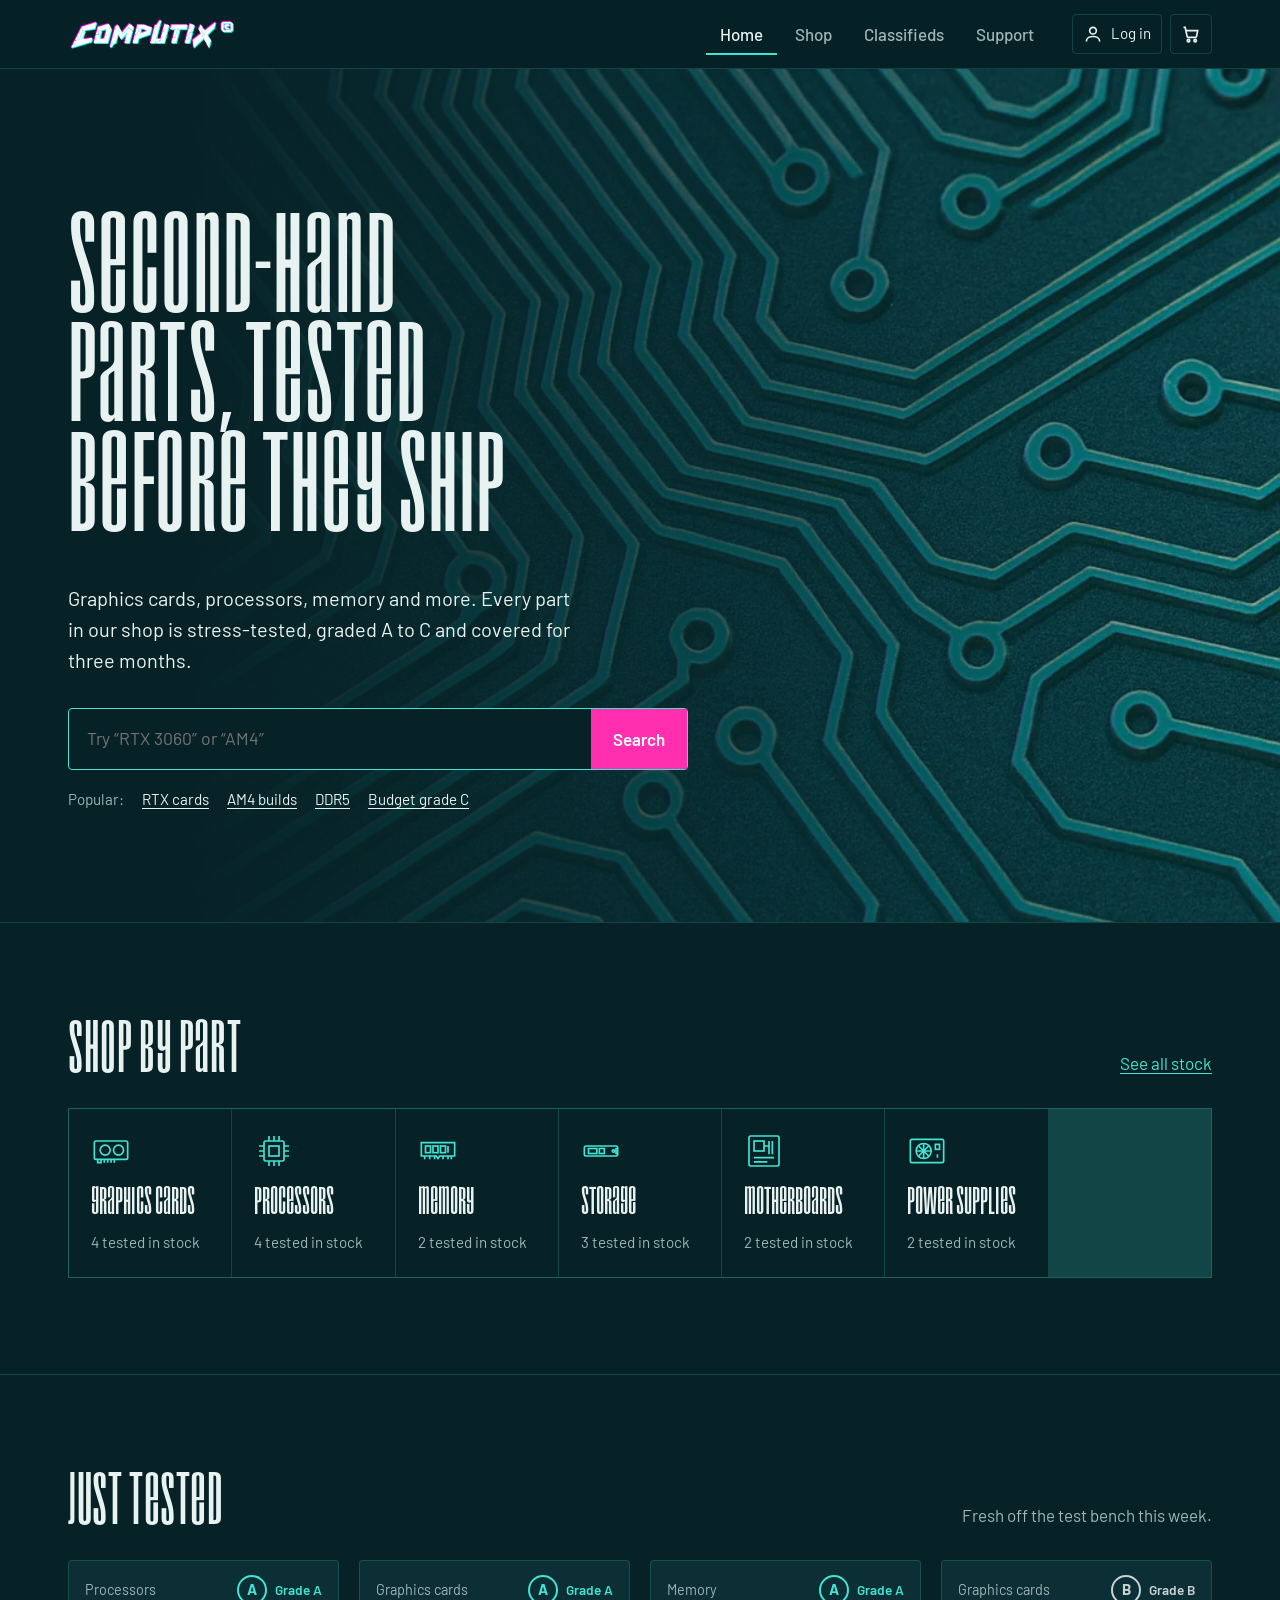
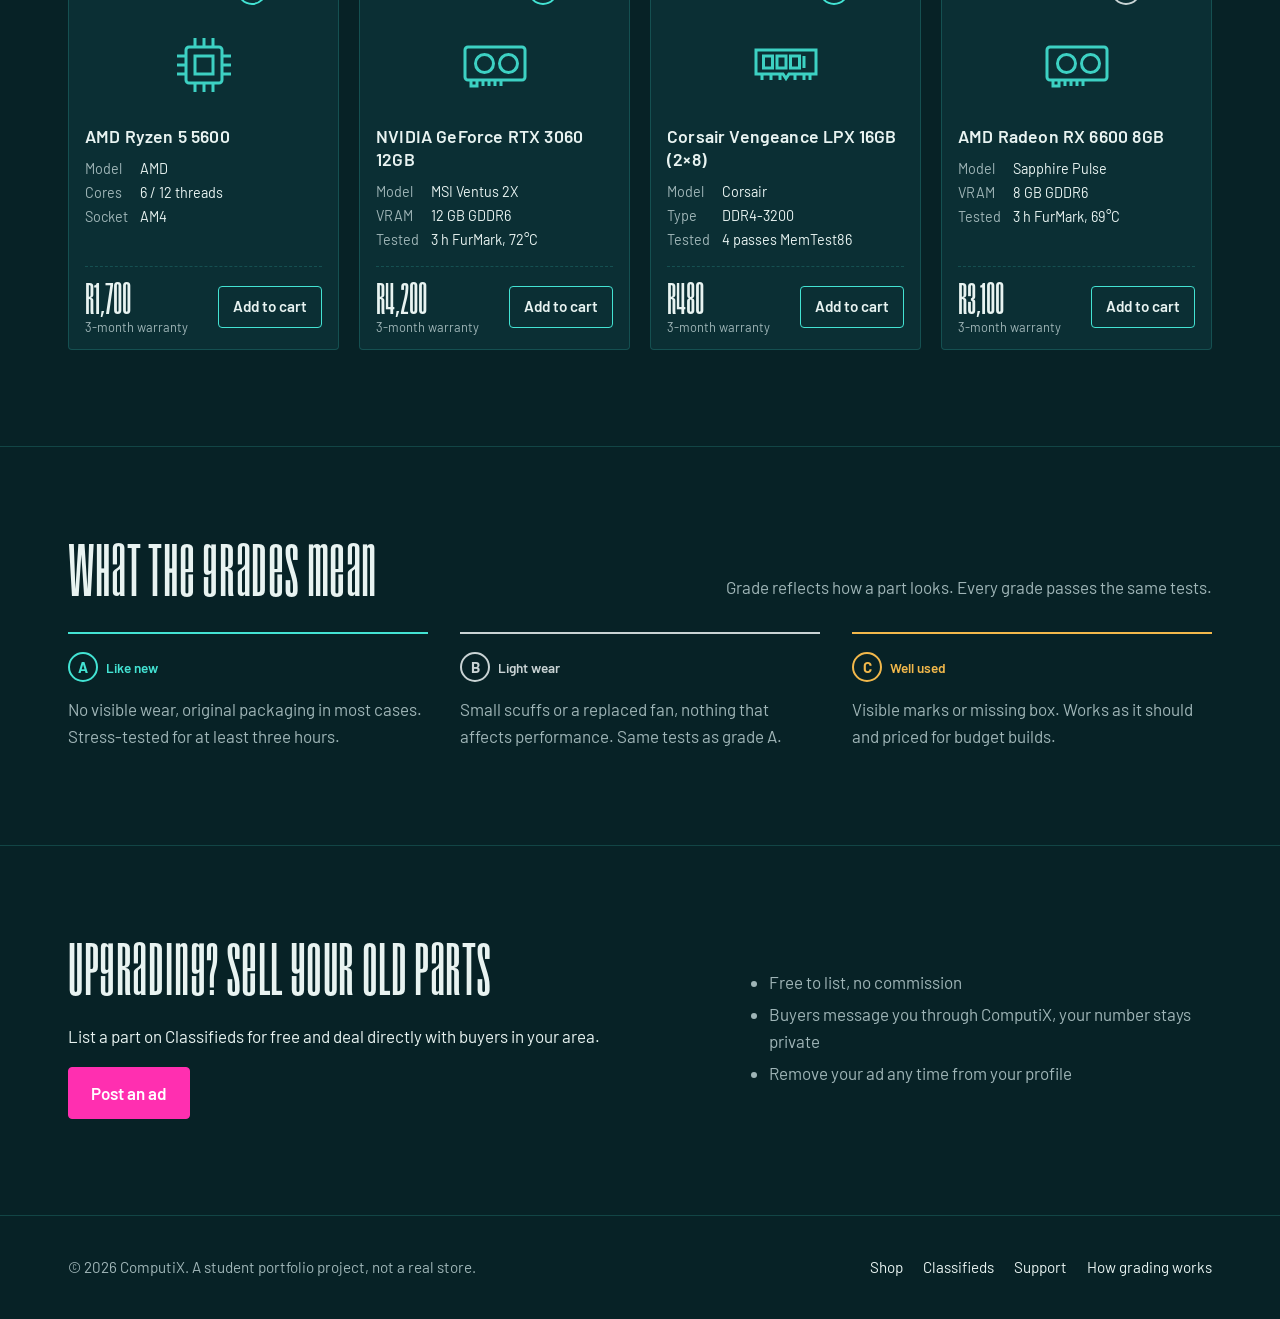
<file: index.html>
<!DOCTYPE html>
<html lang="en-ZA">
<head>
  <meta charset="utf-8">
  <meta name="viewport" content="width=device-width, initial-scale=1">
  <title>ComputiX | Tested second-hand PC parts in Johannesburg</title>
  <meta name="description" content="Buy and sell pre-loved PC components. Every part in the ComputiX shop is stress-tested, graded and covered by a 3-month warranty.">
  <meta name="theme-color" content="#072226">
  <meta property="og:title" content="ComputiX | Tested second-hand PC parts in Johannesburg">
  <meta property="og:description" content="Buy and sell pre-loved PC components. Every part in the ComputiX shop is stress-tested, graded and covered by a 3-month warranty.">
  <meta property="og:image" content="assets/img/og-image.jpg">
  <link rel="icon" href="assets/img/favicon.svg" type="image/svg+xml">
  <link rel="preconnect" href="https://fonts.googleapis.com">
  <link rel="preconnect" href="https://fonts.gstatic.com" crossorigin>
  <link rel="stylesheet" href="https://fonts.googleapis.com/css2?family=Barlow:wght@400;500;600;700&display=swap">
  <link rel="stylesheet" href="assets/css/styles.css">
</head>
<body>
  <a class="skip-link" href="#main">Skip to content</a>

  <header class="site-header">
    <div class="wrap">
      <a class="brand" href="index.html"><img src="assets/img/computix-logo-sm.png" alt="ComputiX home" width="489" height="100"></a>
      <nav class="nav" id="site-nav" aria-label="Main">
        <ul><li><a href="index.html" aria-current="page">Home</a></li><li><a href="shop.html">Shop</a></li><li><a href="classifieds.html">Classifieds</a></li><li><a href="support.html">Support</a></li></ul>
      </nav>
      <div class="header-actions">
        <a class="icon-btn account-link" href="account.html" aria-label="Log in or register"><svg viewBox="0 0 24 24" fill="none" stroke="currentColor" stroke-width="2" aria-hidden="true"><circle cx="12" cy="8" r="4"/><path d="M4 21c0-4 4-6 8-6s8 2 8 6"/></svg><span class="account-label">Log in</span></a>
        <button class="icon-btn cart-btn" type="button" aria-label="Open cart" aria-controls="cart-drawer" aria-expanded="false"><svg viewBox="0 0 24 24" fill="none" stroke="currentColor" stroke-width="2" aria-hidden="true"><path d="M3 4h2l2.4 11.2a1 1 0 0 0 1 .8h9.2a1 1 0 0 0 1-.8L20 8H6"/><circle cx="9" cy="20" r="1.5"/><circle cx="17" cy="20" r="1.5"/></svg><span class="cart-count" data-empty="true">0</span></button>
        <button class="icon-btn menu-toggle" type="button" aria-label="Menu" aria-controls="site-nav" aria-expanded="false"><svg viewBox="0 0 24 24" fill="none" stroke="currentColor" stroke-width="2" aria-hidden="true"><path d="M3 6h18M3 12h18M3 18h18"/></svg></button>
      </div>
    </div>
  </header>

  <main id="main">
    <section class="hero">
      <div class="wrap">
        <h1>Second-hand parts, tested before they ship</h1>
        <p class="lede">Graphics cards, processors, memory and more. Every part in our shop is stress-tested, graded A to C and covered for three months.</p>
        <form class="search" action="shop.html" role="search">
          <label class="visually-hidden" for="hero-q">Search parts</label>
          <input id="hero-q" name="q" type="search" placeholder="Try “RTX 3060” or “AM4”" autocomplete="off">
          <button class="btn btn-primary" type="submit">Search</button>
        </form>
        <p class="quick-links">Popular: <a href="shop.html?q=rtx">RTX cards</a> <a href="shop.html?q=am4">AM4 builds</a> <a href="shop.html?q=ddr5">DDR5</a> <a href="shop.html?grade=C">Budget grade C</a></p>
      </div>
    </section>

    <section class="section" aria-labelledby="bins-title">
      <div class="wrap">
        <div class="section-head">
          <h2 id="bins-title">Shop by part</h2>
          <a href="shop.html">See all stock</a>
        </div>
        <div class="bins" id="bins"></div>
      </div>
    </section>

    <section class="section" aria-labelledby="new-title">
      <div class="wrap">
        <div class="section-head">
          <h2 id="new-title">Just tested</h2>
          <p>Fresh off the test bench this week.</p>
        </div>
        <div class="grid" id="newest"></div>
      </div>
    </section>

    <section class="section" id="grading" aria-labelledby="grade-title">
      <div class="wrap">
        <div class="section-head">
          <h2 id="grade-title">What the grades mean</h2>
          <p>Grade reflects how a part looks. Every grade passes the same tests.</p>
        </div>
        <div class="grades">
          <div class="grade-row" data-grade="A"><span class="grade-stamp"><b>A</b>Like new</span><p>No visible wear, original packaging in most cases. Stress-tested for at least three hours.</p></div>
          <div class="grade-row" data-grade="B"><span class="grade-stamp"><b>B</b>Light wear</span><p>Small scuffs or a replaced fan, nothing that affects performance. Same tests as grade A.</p></div>
          <div class="grade-row" data-grade="C"><span class="grade-stamp"><b>C</b>Well used</span><p>Visible marks or missing box. Works as it should and priced for budget builds.</p></div>
        </div>
      </div>
    </section>

    <section class="section" aria-labelledby="sell-title">
      <div class="wrap sell-band">
        <div>
          <h2 id="sell-title">Upgrading? Sell your old parts</h2>
          <p>List a part on Classifieds for free and deal directly with buyers in your area.</p>
          <a class="btn btn-primary" href="classifieds.html#post">Post an ad</a>
        </div>
        <ul>
          <li>Free to list, no commission</li>
          <li>Buyers message you through ComputiX, your number stays private</li>
          <li>Remove your ad any time from your profile</li>
        </ul>
      </div>
    </section>
  </main>

  <footer class="site-footer">
    <div class="wrap">
      <p>&copy; <span data-year>2025</span> ComputiX. A student portfolio project, not a real store.</p>
      <ul>
        <li><a href="shop.html">Shop</a></li>
        <li><a href="classifieds.html">Classifieds</a></li>
        <li><a href="support.html">Support</a></li>
        <li><a href="support.html#grading">How grading works</a></li>
      </ul>
    </div>
  </footer>

  <aside class="drawer" id="cart-drawer" aria-label="Cart" aria-hidden="true">
    <div class="drawer-head">
      <h2>Cart</h2>
      <button class="icon-btn drawer-close" type="button" aria-label="Close cart"><svg viewBox="0 0 24 24" fill="none" stroke="currentColor" stroke-width="2" aria-hidden="true"><path d="M6 6l12 12M18 6L6 18"/></svg></button>
    </div>
    <div class="drawer-body"></div>
    <div class="drawer-foot">
      <div class="cart-total"><span>Total</span><span class="price">R0</span></div>
      <button class="btn btn-primary btn-block checkout-btn" type="button" disabled>Place order</button>
      <p class="form-note">Every part ships with a 3-month warranty. Delivery across Gauteng in 2–3 working days.</p>
    </div>
  </aside>
  <div class="drawer-backdrop"></div>

  <script src="assets/js/data.js"></script>
  <script src="assets/js/app.js"></script>
  <script src="assets/js/home.js"></script>
</body>
</html>
</file>
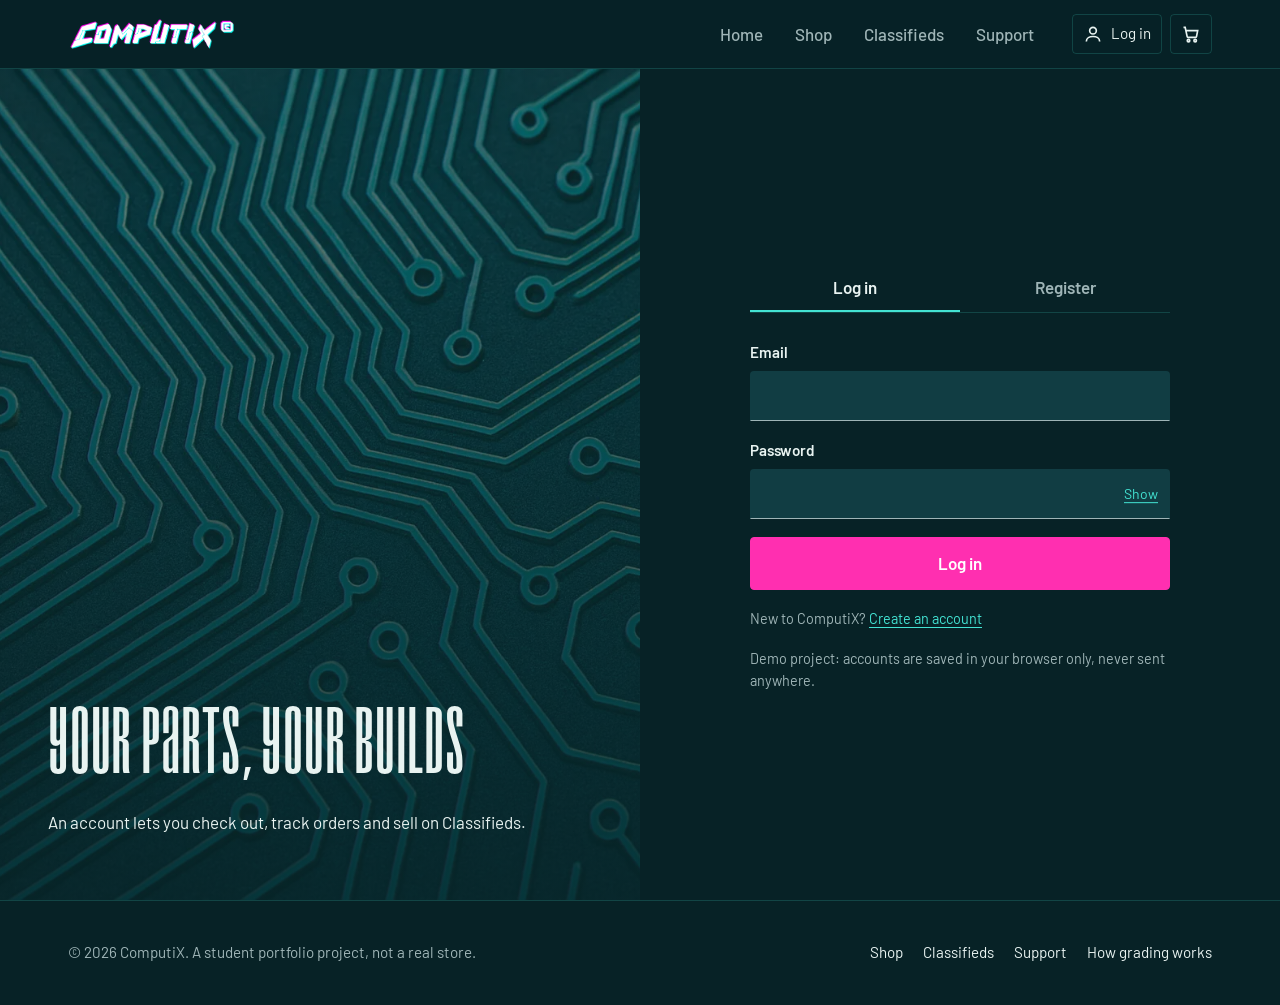
<file: account.html>
<!DOCTYPE html>
<html lang="en-ZA">
<head>
  <meta charset="utf-8">
  <meta name="viewport" content="width=device-width, initial-scale=1">
  <title>Log in or register | ComputiX</title>
  <meta name="description" content="Log in to your ComputiX account or create one to order parts and post classified ads.">
  <meta name="theme-color" content="#072226">
  <meta property="og:title" content="Log in or register | ComputiX">
  <meta property="og:description" content="Log in to your ComputiX account or create one to order parts and post classified ads.">
  <meta property="og:image" content="assets/img/og-image.jpg">
  <link rel="icon" href="assets/img/favicon.svg" type="image/svg+xml">
  <link rel="preconnect" href="https://fonts.googleapis.com">
  <link rel="preconnect" href="https://fonts.gstatic.com" crossorigin>
  <link rel="stylesheet" href="https://fonts.googleapis.com/css2?family=Barlow:wght@400;500;600;700&display=swap">
  <link rel="stylesheet" href="assets/css/styles.css">
</head>
<body>
  <a class="skip-link" href="#main">Skip to content</a>

  <header class="site-header">
    <div class="wrap">
      <a class="brand" href="index.html"><img src="assets/img/computix-logo-sm.png" alt="ComputiX home" width="489" height="100"></a>
      <nav class="nav" id="site-nav" aria-label="Main">
        <ul><li><a href="index.html">Home</a></li><li><a href="shop.html">Shop</a></li><li><a href="classifieds.html">Classifieds</a></li><li><a href="support.html">Support</a></li></ul>
      </nav>
      <div class="header-actions">
        <a class="icon-btn account-link" href="account.html" aria-label="Log in or register"><svg viewBox="0 0 24 24" fill="none" stroke="currentColor" stroke-width="2" aria-hidden="true"><circle cx="12" cy="8" r="4"/><path d="M4 21c0-4 4-6 8-6s8 2 8 6"/></svg><span class="account-label">Log in</span></a>
        <button class="icon-btn cart-btn" type="button" aria-label="Open cart" aria-controls="cart-drawer" aria-expanded="false"><svg viewBox="0 0 24 24" fill="none" stroke="currentColor" stroke-width="2" aria-hidden="true"><path d="M3 4h2l2.4 11.2a1 1 0 0 0 1 .8h9.2a1 1 0 0 0 1-.8L20 8H6"/><circle cx="9" cy="20" r="1.5"/><circle cx="17" cy="20" r="1.5"/></svg><span class="cart-count" data-empty="true">0</span></button>
        <button class="icon-btn menu-toggle" type="button" aria-label="Menu" aria-controls="site-nav" aria-expanded="false"><svg viewBox="0 0 24 24" fill="none" stroke="currentColor" stroke-width="2" aria-hidden="true"><path d="M3 6h18M3 12h18M3 18h18"/></svg></button>
      </div>
    </div>
  </header>

  <main id="main">
    <div class="auth">
      <div class="auth-art">
        <h1>Your parts, your builds</h1>
        <p>An account lets you check out, track orders and sell on Classifieds.</p>
      </div>
      <div class="auth-panel">
        <div>
          <div class="tabs" role="tablist" aria-label="Account">
            <button type="button" role="tab" id="tab-login" data-tab="login" aria-controls="panel-login" aria-selected="true">Log in</button>
            <button type="button" role="tab" id="tab-register" data-tab="register" aria-controls="panel-register" aria-selected="false" tabindex="-1">Register</button>
          </div>

          <section id="panel-login" role="tabpanel" aria-labelledby="tab-login">
            <form id="login-form" novalidate>
              <div class="form-alert" id="login-alert" role="alert"></div>
              <div class="field">
                <label for="login-email">Email</label>
                <input id="login-email" type="email" autocomplete="email">
                <span class="error" id="login-email-error"></span>
              </div>
              <div class="field">
                <label for="login-password">Password</label>
                <div class="password-wrap">
                  <input id="login-password" type="password" autocomplete="current-password">
                  <button class="btn-link" type="button" aria-pressed="false" aria-label="Show password">Show</button>
                </div>
                <span class="error" id="login-password-error"></span>
              </div>
              <button class="btn btn-primary btn-block" type="submit">Log in</button>
            </form>
            <p class="form-note">New to ComputiX? <button class="btn-link" type="button" data-switch="register">Create an account</button></p>
          </section>

          <section id="panel-register" role="tabpanel" aria-labelledby="tab-register" hidden>
            <form id="register-form" novalidate>
              <div class="form-alert" id="register-alert" role="alert"></div>
              <div class="field">
                <label for="reg-username">Username</label>
                <input id="reg-username" autocomplete="username" aria-describedby="reg-username-hint">
                <span class="hint" id="reg-username-hint">Shown on your classified ads.</span>
                <span class="error" id="reg-username-error"></span>
              </div>
              <div class="field">
                <label for="reg-email">Email</label>
                <input id="reg-email" type="email" autocomplete="email">
                <span class="error" id="reg-email-error"></span>
              </div>
              <div class="field">
                <label for="reg-phone">Mobile number <span style="color:var(--solder);font-weight:400">(optional)</span></label>
                <input id="reg-phone" type="tel" autocomplete="tel" placeholder="082 123 4567">
                <span class="error" id="reg-phone-error"></span>
              </div>
              <div class="field">
                <label for="reg-password">Password</label>
                <div class="password-wrap">
                  <input id="reg-password" type="password" autocomplete="new-password" aria-describedby="strength">
                  <button class="btn-link" type="button" aria-pressed="false" aria-label="Show password">Show</button>
                </div>
                <span class="hint" id="strength" aria-live="polite">At least 8 characters with a letter and a number.</span>
                <span class="error" id="reg-password-error"></span>
              </div>
              <div class="field">
                <label for="reg-confirm">Confirm password</label>
                <input id="reg-confirm" type="password" autocomplete="new-password">
                <span class="error" id="reg-confirm-error"></span>
              </div>
              <button class="btn btn-primary btn-block" type="submit">Create account</button>
            </form>
            <p class="form-note">Already registered? <button class="btn-link" type="button" data-switch="login">Log in</button></p>
          </section>

          <p class="form-note">Demo project: accounts are saved in your browser only, never sent anywhere.</p>
        </div>
      </div>
    </div>
  </main>

  <footer class="site-footer">
    <div class="wrap">
      <p>&copy; <span data-year>2025</span> ComputiX. A student portfolio project, not a real store.</p>
      <ul>
        <li><a href="shop.html">Shop</a></li>
        <li><a href="classifieds.html">Classifieds</a></li>
        <li><a href="support.html">Support</a></li>
        <li><a href="support.html#grading">How grading works</a></li>
      </ul>
    </div>
  </footer>

  <aside class="drawer" id="cart-drawer" aria-label="Cart" aria-hidden="true">
    <div class="drawer-head">
      <h2>Cart</h2>
      <button class="icon-btn drawer-close" type="button" aria-label="Close cart"><svg viewBox="0 0 24 24" fill="none" stroke="currentColor" stroke-width="2" aria-hidden="true"><path d="M6 6l12 12M18 6L6 18"/></svg></button>
    </div>
    <div class="drawer-body"></div>
    <div class="drawer-foot">
      <div class="cart-total"><span>Total</span><span class="price">R0</span></div>
      <button class="btn btn-primary btn-block checkout-btn" type="button" disabled>Place order</button>
      <p class="form-note">Every part ships with a 3-month warranty. Delivery across Gauteng in 2–3 working days.</p>
    </div>
  </aside>
  <div class="drawer-backdrop"></div>

  <script src="assets/js/data.js"></script>
  <script src="assets/js/app.js"></script>
  <script src="assets/js/account.js"></script>
</body>
</html>
</file>
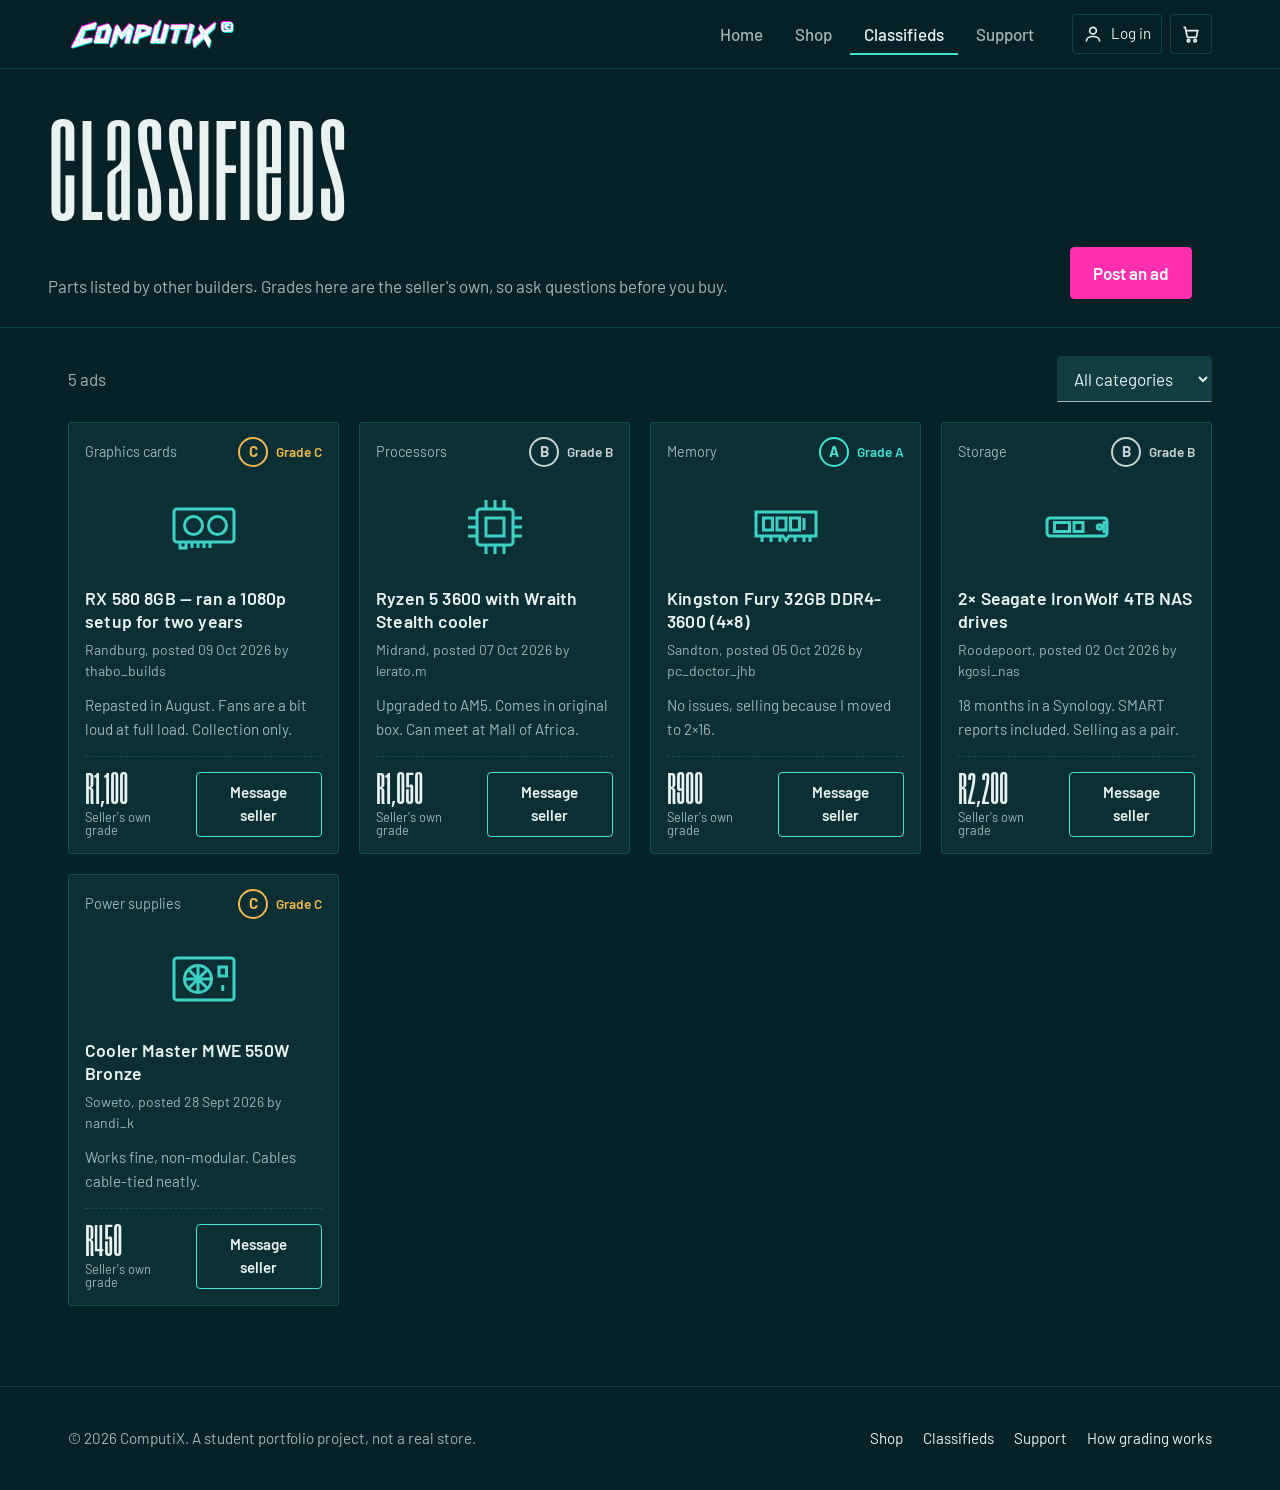
<file: classifieds.html>
<!DOCTYPE html>
<html lang="en-ZA">
<head>
  <meta charset="utf-8">
  <meta name="viewport" content="width=device-width, initial-scale=1">
  <title>Classifieds | ComputiX</title>
  <meta name="description" content="Buy and sell used PC parts directly with other builders around Johannesburg.">
  <meta name="theme-color" content="#072226">
  <meta property="og:title" content="Classifieds | ComputiX">
  <meta property="og:description" content="Buy and sell used PC parts directly with other builders around Johannesburg.">
  <meta property="og:image" content="assets/img/og-image.jpg">
  <link rel="icon" href="assets/img/favicon.svg" type="image/svg+xml">
  <link rel="preconnect" href="https://fonts.googleapis.com">
  <link rel="preconnect" href="https://fonts.gstatic.com" crossorigin>
  <link rel="stylesheet" href="https://fonts.googleapis.com/css2?family=Barlow:wght@400;500;600;700&display=swap">
  <link rel="stylesheet" href="assets/css/styles.css">
</head>
<body>
  <a class="skip-link" href="#main">Skip to content</a>

  <header class="site-header">
    <div class="wrap">
      <a class="brand" href="index.html"><img src="assets/img/computix-logo-sm.png" alt="ComputiX home" width="489" height="100"></a>
      <nav class="nav" id="site-nav" aria-label="Main">
        <ul><li><a href="index.html">Home</a></li><li><a href="shop.html">Shop</a></li><li><a href="classifieds.html" aria-current="page">Classifieds</a></li><li><a href="support.html">Support</a></li></ul>
      </nav>
      <div class="header-actions">
        <a class="icon-btn account-link" href="account.html" aria-label="Log in or register"><svg viewBox="0 0 24 24" fill="none" stroke="currentColor" stroke-width="2" aria-hidden="true"><circle cx="12" cy="8" r="4"/><path d="M4 21c0-4 4-6 8-6s8 2 8 6"/></svg><span class="account-label">Log in</span></a>
        <button class="icon-btn cart-btn" type="button" aria-label="Open cart" aria-controls="cart-drawer" aria-expanded="false"><svg viewBox="0 0 24 24" fill="none" stroke="currentColor" stroke-width="2" aria-hidden="true"><path d="M3 4h2l2.4 11.2a1 1 0 0 0 1 .8h9.2a1 1 0 0 0 1-.8L20 8H6"/><circle cx="9" cy="20" r="1.5"/><circle cx="17" cy="20" r="1.5"/></svg><span class="cart-count" data-empty="true">0</span></button>
        <button class="icon-btn menu-toggle" type="button" aria-label="Menu" aria-controls="site-nav" aria-expanded="false"><svg viewBox="0 0 24 24" fill="none" stroke="currentColor" stroke-width="2" aria-hidden="true"><path d="M3 6h18M3 12h18M3 18h18"/></svg></button>
      </div>
    </div>
  </header>

  <main id="main">
    <div class="page-head">
      <div class="wrap section-head" style="margin:0">
        <div>
          <h1>Classifieds</h1>
          <p>Parts listed by other builders. Grades here are the seller's own, so ask questions before you buy.</p>
        </div>
        <button class="btn btn-primary" type="button" data-open-post>Post an ad</button>
      </div>
    </div>

    <section class="wrap" style="padding-block:28px 80px" aria-label="Ads">
      <div class="toolbar">
        <p class="result-count" id="ad-count" aria-live="polite"></p>
        <div class="field">
          <label class="visually-hidden" for="ad-filter">Category</label>
          <select id="ad-filter"></select>
        </div>
      </div>
      <div class="grid" id="ads"></div>
    </section>

    <dialog id="post-dialog" aria-labelledby="post-title">
      <form id="post-form" novalidate>
        <h2 id="post-title">Post an ad</h2>
        <div class="field">
          <label for="ad-title">Title</label>
          <input id="ad-title" maxlength="80" placeholder="e.g. RTX 2060 Super, boxed">
          <span class="error" id="ad-title-error"></span>
        </div>
        <div class="field">
          <label for="ad-cat">Category</label>
          <select id="ad-cat"></select>
          <span class="error" id="ad-cat-error"></span>
        </div>
        <div class="field">
          <label for="ad-price">Price (R)</label>
          <input id="ad-price" type="number" min="1" inputmode="numeric" placeholder="1200">
          <span class="error" id="ad-price-error"></span>
        </div>
        <fieldset class="field" style="border:0;padding:0">
          <legend style="font-weight:600;font-size:.95rem;margin-bottom:6px">Condition</legend>
          <label class="check" data-grade="A"><input type="radio" name="ad-grade" value="A"> <span class="grade-stamp"><b>A</b>Like new</span></label>
          <label class="check" data-grade="B"><input type="radio" name="ad-grade" value="B" checked> <span class="grade-stamp"><b>B</b>Light wear</span></label>
          <label class="check" data-grade="C"><input type="radio" name="ad-grade" value="C"> <span class="grade-stamp"><b>C</b>Well used</span></label>
        </fieldset>
        <div class="field">
          <label for="ad-location">Suburb or town</label>
          <input id="ad-location" placeholder="e.g. Fourways">
          <span class="error" id="ad-location-error"></span>
        </div>
        <div class="field">
          <label for="ad-desc">Description</label>
          <textarea id="ad-desc" placeholder="Age, why you're selling, any faults, collection or delivery"></textarea>
          <span class="error" id="ad-desc-error"></span>
        </div>
        <div class="dialog-actions">
          <button class="btn" type="button" id="post-cancel">Cancel</button>
          <button class="btn btn-primary" type="submit">Publish ad</button>
        </div>
      </form>
    </dialog>

    <dialog id="message-dialog" aria-labelledby="message-title">
      <form id="message-form">
        <h2 id="message-title">Message seller</h2>
        <p id="message-about" style="color:var(--solder)"></p>
        <div class="field">
          <label for="message-text">Message</label>
          <textarea id="message-text" required></textarea>
        </div>
        <div class="dialog-actions">
          <button class="btn" type="button" id="message-cancel">Cancel</button>
          <button class="btn btn-primary" type="submit">Send message</button>
        </div>
      </form>
    </dialog>
  </main>

  <footer class="site-footer">
    <div class="wrap">
      <p>&copy; <span data-year>2025</span> ComputiX. A student portfolio project, not a real store.</p>
      <ul>
        <li><a href="shop.html">Shop</a></li>
        <li><a href="classifieds.html">Classifieds</a></li>
        <li><a href="support.html">Support</a></li>
        <li><a href="support.html#grading">How grading works</a></li>
      </ul>
    </div>
  </footer>

  <aside class="drawer" id="cart-drawer" aria-label="Cart" aria-hidden="true">
    <div class="drawer-head">
      <h2>Cart</h2>
      <button class="icon-btn drawer-close" type="button" aria-label="Close cart"><svg viewBox="0 0 24 24" fill="none" stroke="currentColor" stroke-width="2" aria-hidden="true"><path d="M6 6l12 12M18 6L6 18"/></svg></button>
    </div>
    <div class="drawer-body"></div>
    <div class="drawer-foot">
      <div class="cart-total"><span>Total</span><span class="price">R0</span></div>
      <button class="btn btn-primary btn-block checkout-btn" type="button" disabled>Place order</button>
      <p class="form-note">Every part ships with a 3-month warranty. Delivery across Gauteng in 2–3 working days.</p>
    </div>
  </aside>
  <div class="drawer-backdrop"></div>

  <script src="assets/js/data.js"></script>
  <script src="assets/js/app.js"></script>
  <script src="assets/js/classifieds.js"></script>
</body>
</html>
</file>
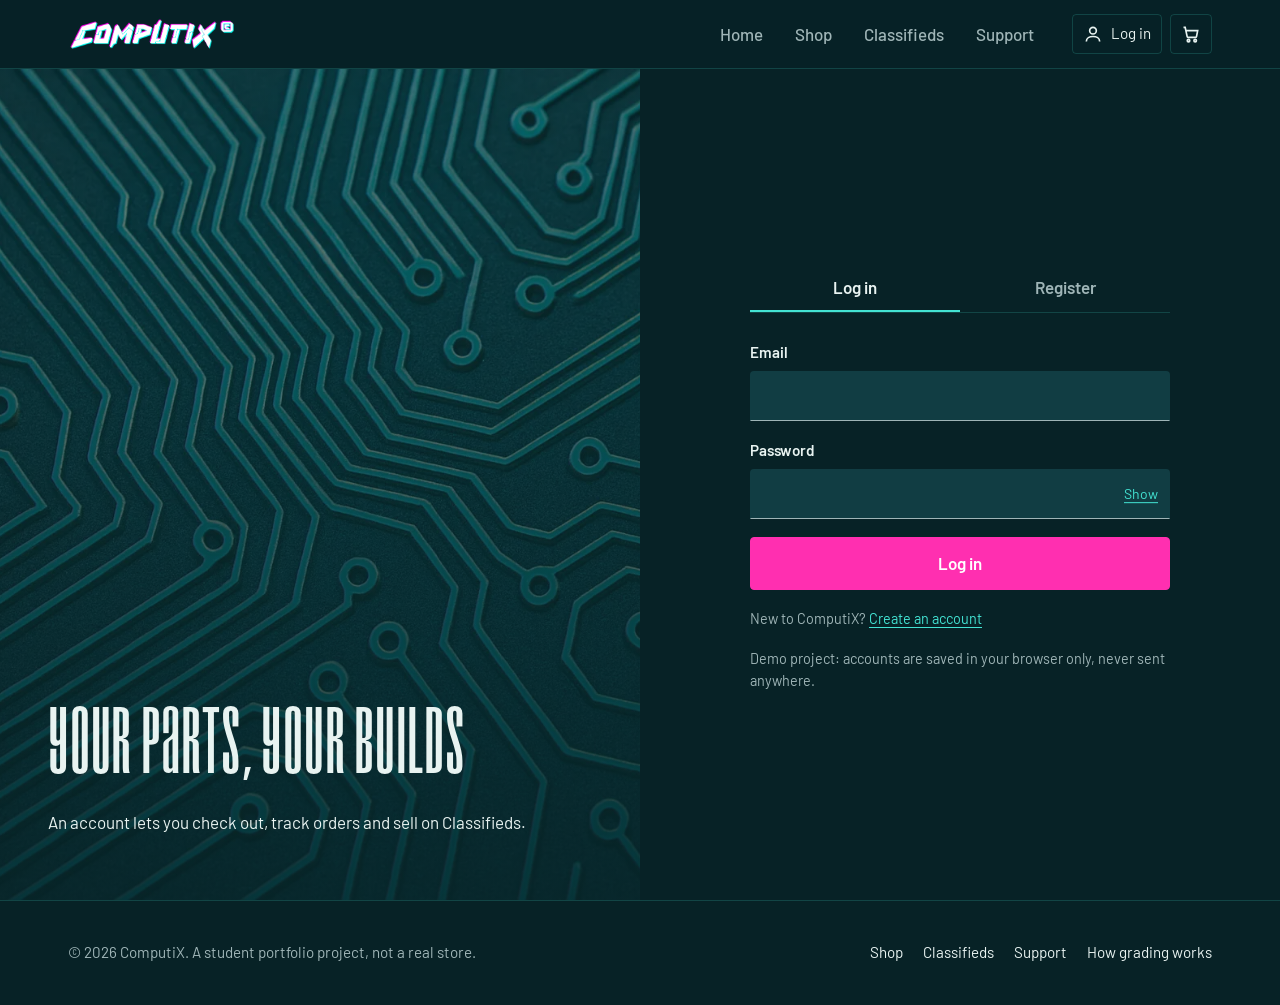
<file: profile.html>
<!DOCTYPE html>
<html lang="en-ZA">
<head>
  <meta charset="utf-8">
  <meta name="viewport" content="width=device-width, initial-scale=1">
  <title>Your profile | ComputiX</title>
  <meta name="description" content="Your ComputiX account details, orders and classified ads.">
  <meta name="theme-color" content="#072226">
  <meta property="og:title" content="Your profile | ComputiX">
  <meta property="og:description" content="Your ComputiX account details, orders and classified ads.">
  <meta property="og:image" content="assets/img/og-image.jpg">
  <link rel="icon" href="assets/img/favicon.svg" type="image/svg+xml">
  <link rel="preconnect" href="https://fonts.googleapis.com">
  <link rel="preconnect" href="https://fonts.gstatic.com" crossorigin>
  <link rel="stylesheet" href="https://fonts.googleapis.com/css2?family=Barlow:wght@400;500;600;700&display=swap">
  <link rel="stylesheet" href="assets/css/styles.css">
</head>
<body>
  <a class="skip-link" href="#main">Skip to content</a>

  <header class="site-header">
    <div class="wrap">
      <a class="brand" href="index.html"><img src="assets/img/computix-logo-sm.png" alt="ComputiX home" width="489" height="100"></a>
      <nav class="nav" id="site-nav" aria-label="Main">
        <ul><li><a href="index.html">Home</a></li><li><a href="shop.html">Shop</a></li><li><a href="classifieds.html">Classifieds</a></li><li><a href="support.html">Support</a></li></ul>
      </nav>
      <div class="header-actions">
        <a class="icon-btn account-link" href="account.html" aria-label="Log in or register"><svg viewBox="0 0 24 24" fill="none" stroke="currentColor" stroke-width="2" aria-hidden="true"><circle cx="12" cy="8" r="4"/><path d="M4 21c0-4 4-6 8-6s8 2 8 6"/></svg><span class="account-label">Log in</span></a>
        <button class="icon-btn cart-btn" type="button" aria-label="Open cart" aria-controls="cart-drawer" aria-expanded="false"><svg viewBox="0 0 24 24" fill="none" stroke="currentColor" stroke-width="2" aria-hidden="true"><path d="M3 4h2l2.4 11.2a1 1 0 0 0 1 .8h9.2a1 1 0 0 0 1-.8L20 8H6"/><circle cx="9" cy="20" r="1.5"/><circle cx="17" cy="20" r="1.5"/></svg><span class="cart-count" data-empty="true">0</span></button>
        <button class="icon-btn menu-toggle" type="button" aria-label="Menu" aria-controls="site-nav" aria-expanded="false"><svg viewBox="0 0 24 24" fill="none" stroke="currentColor" stroke-width="2" aria-hidden="true"><path d="M3 6h18M3 12h18M3 18h18"/></svg></button>
      </div>
    </div>
  </header>

  <main id="main">
    <div class="wrap">
      <div class="profile-head">
        <div class="avatar" id="avatar" aria-hidden="true"></div>
        <div>
          <h1 id="username"></h1>
          <p id="joined"></p>
        </div>
        <button class="btn" type="button" id="logout">Log out</button>
      </div>

      <div class="profile-grid">
        <section aria-labelledby="details-title">
          <h2 id="details-title" style="font-size:2.25rem">Details</h2>
          <dl class="details">
            <dt>Member number</dt><dd id="d-member"></dd>
            <dt>Email</dt><dd id="d-email"></dd>
            <dt>Mobile</dt><dd id="d-phone"></dd>
          </dl>
        </section>
        <div>
          <section id="orders" aria-labelledby="orders-title">
            <h2 id="orders-title" style="font-size:2.25rem">Orders</h2>
            <div id="orders-list"></div>
          </section>
          <section id="ads" aria-labelledby="ads-title" style="margin-top:48px">
            <div class="section-head" style="margin-bottom:8px">
              <h2 id="ads-title" style="font-size:2.25rem">Your ads</h2>
              <a href="classifieds.html#post">Post an ad</a>
            </div>
            <div id="ads-list"></div>
          </section>
        </div>
      </div>
    </div>
  </main>

  <footer class="site-footer">
    <div class="wrap">
      <p>&copy; <span data-year>2025</span> ComputiX. A student portfolio project, not a real store.</p>
      <ul>
        <li><a href="shop.html">Shop</a></li>
        <li><a href="classifieds.html">Classifieds</a></li>
        <li><a href="support.html">Support</a></li>
        <li><a href="support.html#grading">How grading works</a></li>
      </ul>
    </div>
  </footer>

  <aside class="drawer" id="cart-drawer" aria-label="Cart" aria-hidden="true">
    <div class="drawer-head">
      <h2>Cart</h2>
      <button class="icon-btn drawer-close" type="button" aria-label="Close cart"><svg viewBox="0 0 24 24" fill="none" stroke="currentColor" stroke-width="2" aria-hidden="true"><path d="M6 6l12 12M18 6L6 18"/></svg></button>
    </div>
    <div class="drawer-body"></div>
    <div class="drawer-foot">
      <div class="cart-total"><span>Total</span><span class="price">R0</span></div>
      <button class="btn btn-primary btn-block checkout-btn" type="button" disabled>Place order</button>
      <p class="form-note">Every part ships with a 3-month warranty. Delivery across Gauteng in 2–3 working days.</p>
    </div>
  </aside>
  <div class="drawer-backdrop"></div>

  <script src="assets/js/data.js"></script>
  <script src="assets/js/app.js"></script>
  <script src="assets/js/profile.js"></script>
</body>
</html>
</file>
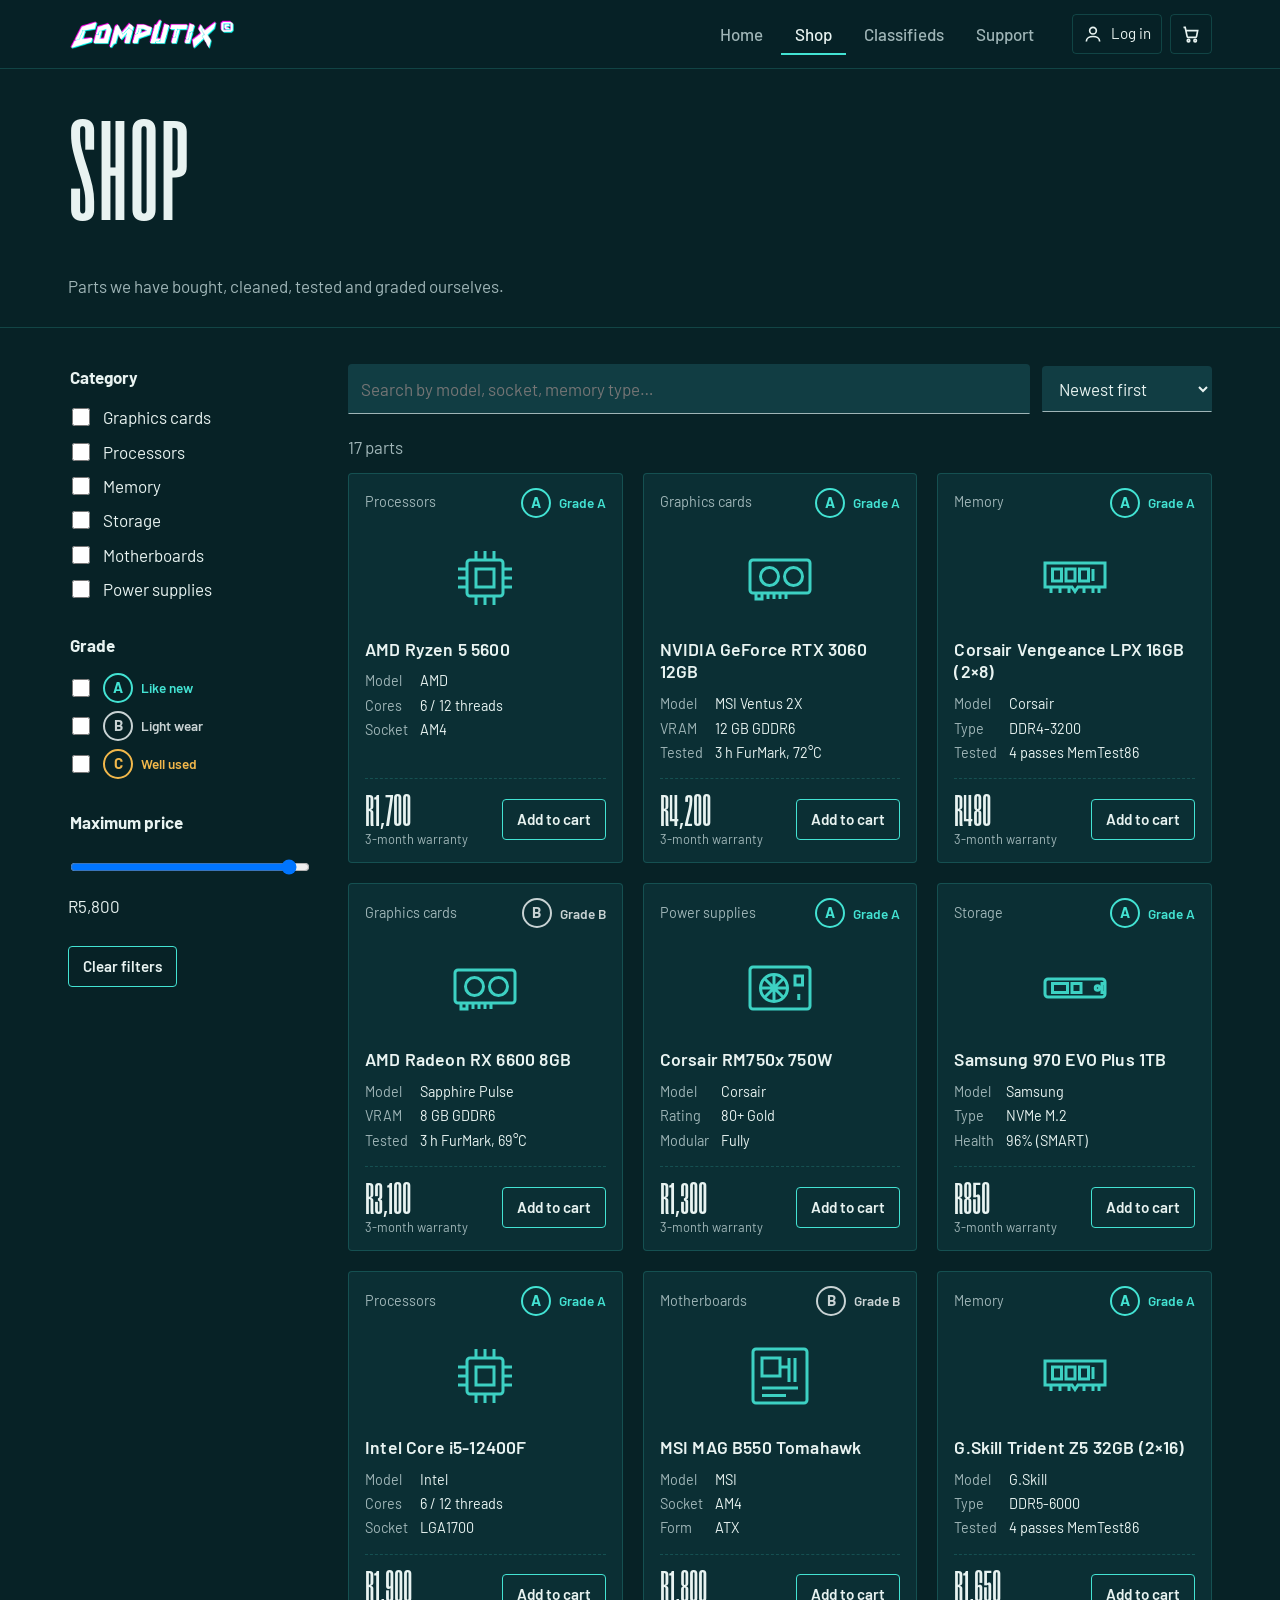
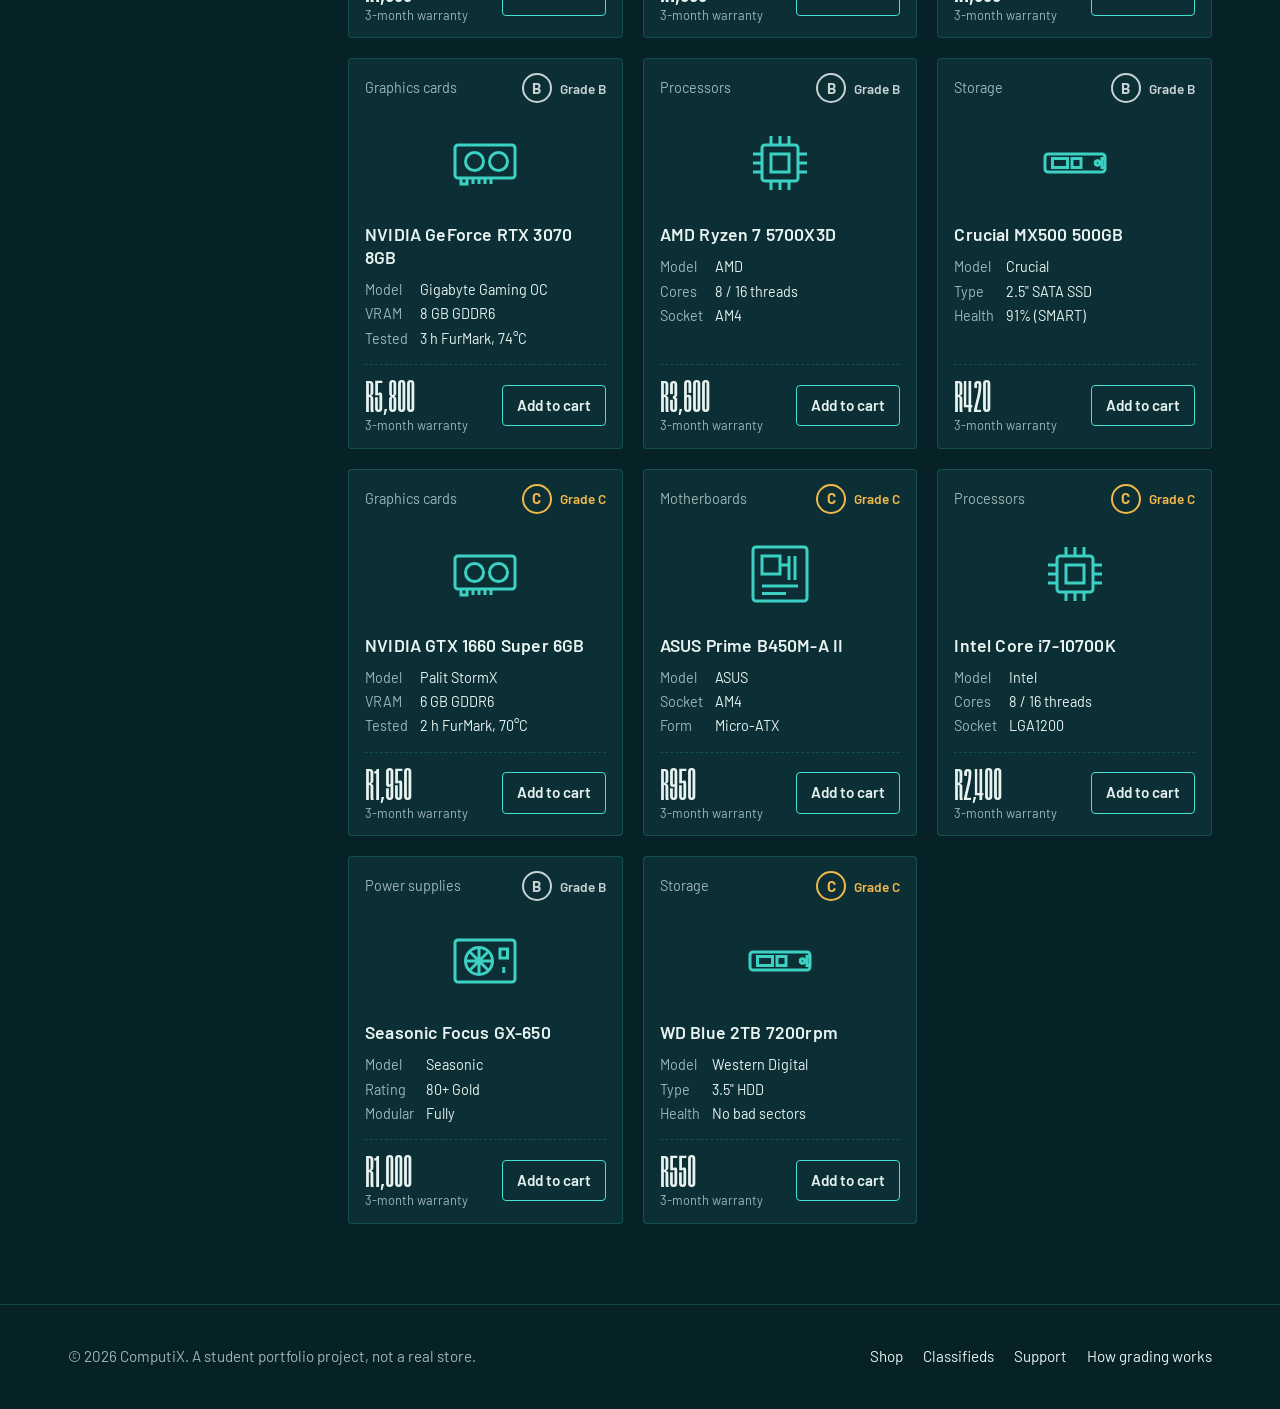
<file: shop.html>
<!DOCTYPE html>
<html lang="en-ZA">
<head>
  <meta charset="utf-8">
  <meta name="viewport" content="width=device-width, initial-scale=1">
  <title>Shop tested parts | ComputiX</title>
  <meta name="description" content="Search, filter and sort ComputiX-tested second-hand PC parts by category, grade and price.">
  <meta name="theme-color" content="#072226">
  <meta property="og:title" content="Shop tested parts | ComputiX">
  <meta property="og:description" content="Search, filter and sort ComputiX-tested second-hand PC parts by category, grade and price.">
  <meta property="og:image" content="assets/img/og-image.jpg">
  <link rel="icon" href="assets/img/favicon.svg" type="image/svg+xml">
  <link rel="preconnect" href="https://fonts.googleapis.com">
  <link rel="preconnect" href="https://fonts.gstatic.com" crossorigin>
  <link rel="stylesheet" href="https://fonts.googleapis.com/css2?family=Barlow:wght@400;500;600;700&display=swap">
  <link rel="stylesheet" href="assets/css/styles.css">
</head>
<body>
  <a class="skip-link" href="#main">Skip to content</a>

  <header class="site-header">
    <div class="wrap">
      <a class="brand" href="index.html"><img src="assets/img/computix-logo-sm.png" alt="ComputiX home" width="489" height="100"></a>
      <nav class="nav" id="site-nav" aria-label="Main">
        <ul><li><a href="index.html">Home</a></li><li><a href="shop.html" aria-current="page">Shop</a></li><li><a href="classifieds.html">Classifieds</a></li><li><a href="support.html">Support</a></li></ul>
      </nav>
      <div class="header-actions">
        <a class="icon-btn account-link" href="account.html" aria-label="Log in or register"><svg viewBox="0 0 24 24" fill="none" stroke="currentColor" stroke-width="2" aria-hidden="true"><circle cx="12" cy="8" r="4"/><path d="M4 21c0-4 4-6 8-6s8 2 8 6"/></svg><span class="account-label">Log in</span></a>
        <button class="icon-btn cart-btn" type="button" aria-label="Open cart" aria-controls="cart-drawer" aria-expanded="false"><svg viewBox="0 0 24 24" fill="none" stroke="currentColor" stroke-width="2" aria-hidden="true"><path d="M3 4h2l2.4 11.2a1 1 0 0 0 1 .8h9.2a1 1 0 0 0 1-.8L20 8H6"/><circle cx="9" cy="20" r="1.5"/><circle cx="17" cy="20" r="1.5"/></svg><span class="cart-count" data-empty="true">0</span></button>
        <button class="icon-btn menu-toggle" type="button" aria-label="Menu" aria-controls="site-nav" aria-expanded="false"><svg viewBox="0 0 24 24" fill="none" stroke="currentColor" stroke-width="2" aria-hidden="true"><path d="M3 6h18M3 12h18M3 18h18"/></svg></button>
      </div>
    </div>
  </header>

  <main id="main">
    <div class="page-head">
      <div class="wrap">
        <h1>Shop</h1>
        <p>Parts we have bought, cleaned, tested and graded ourselves.</p>
      </div>
    </div>

    <div class="wrap shop-layout">
      <div>
        <button class="btn btn-small filters-toggle" type="button" aria-controls="filters" aria-expanded="false">Filters</button>
        <form class="filters" id="filters" aria-label="Filter parts">
          <fieldset>
            <legend>Category</legend>
            <div id="cat-options"></div>
          </fieldset>
          <fieldset>
            <legend>Grade</legend>
            <label class="check" data-grade="A"><input type="checkbox" name="grade" value="A"> <span class="grade-stamp"><b>A</b>Like new</span></label>
            <label class="check" data-grade="B"><input type="checkbox" name="grade" value="B"> <span class="grade-stamp"><b>B</b>Light wear</span></label>
            <label class="check" data-grade="C"><input type="checkbox" name="grade" value="C"> <span class="grade-stamp"><b>C</b>Well used</span></label>
          </fieldset>
          <fieldset>
            <legend>Maximum price</legend>
            <input type="range" id="max" name="max" min="0" step="50" aria-describedby="max-out">
            <output id="max-out" for="max"></output>
          </fieldset>
          <button class="btn btn-small" type="button" id="reset">Clear filters</button>
        </form>
      </div>

      <section aria-labelledby="results-title">
        <h2 id="results-title" class="visually-hidden">Results</h2>
        <div class="toolbar">
          <div class="field" style="flex:1;min-width:220px">
            <label class="visually-hidden" for="q">Search</label>
            <input id="q" type="search" placeholder="Search by model, socket, memory type…">
          </div>
          <div class="field">
            <label class="visually-hidden" for="sort">Sort by</label>
            <select id="sort">
              <option value="newest">Newest first</option>
              <option value="price-asc">Price: low to high</option>
              <option value="price-desc">Price: high to low</option>
              <option value="grade">Best grade first</option>
            </select>
          </div>
        </div>
        <p class="result-count" id="result-count" aria-live="polite"></p>
        <div class="grid" id="results" style="margin-top:12px"></div>
      </section>
    </div>
  </main>

  <footer class="site-footer">
    <div class="wrap">
      <p>&copy; <span data-year>2025</span> ComputiX. A student portfolio project, not a real store.</p>
      <ul>
        <li><a href="shop.html">Shop</a></li>
        <li><a href="classifieds.html">Classifieds</a></li>
        <li><a href="support.html">Support</a></li>
        <li><a href="support.html#grading">How grading works</a></li>
      </ul>
    </div>
  </footer>

  <aside class="drawer" id="cart-drawer" aria-label="Cart" aria-hidden="true">
    <div class="drawer-head">
      <h2>Cart</h2>
      <button class="icon-btn drawer-close" type="button" aria-label="Close cart"><svg viewBox="0 0 24 24" fill="none" stroke="currentColor" stroke-width="2" aria-hidden="true"><path d="M6 6l12 12M18 6L6 18"/></svg></button>
    </div>
    <div class="drawer-body"></div>
    <div class="drawer-foot">
      <div class="cart-total"><span>Total</span><span class="price">R0</span></div>
      <button class="btn btn-primary btn-block checkout-btn" type="button" disabled>Place order</button>
      <p class="form-note">Every part ships with a 3-month warranty. Delivery across Gauteng in 2–3 working days.</p>
    </div>
  </aside>
  <div class="drawer-backdrop"></div>

  <script src="assets/js/data.js"></script>
  <script src="assets/js/app.js"></script>
  <script src="assets/js/shop.js"></script>
</body>
</html>
</file>
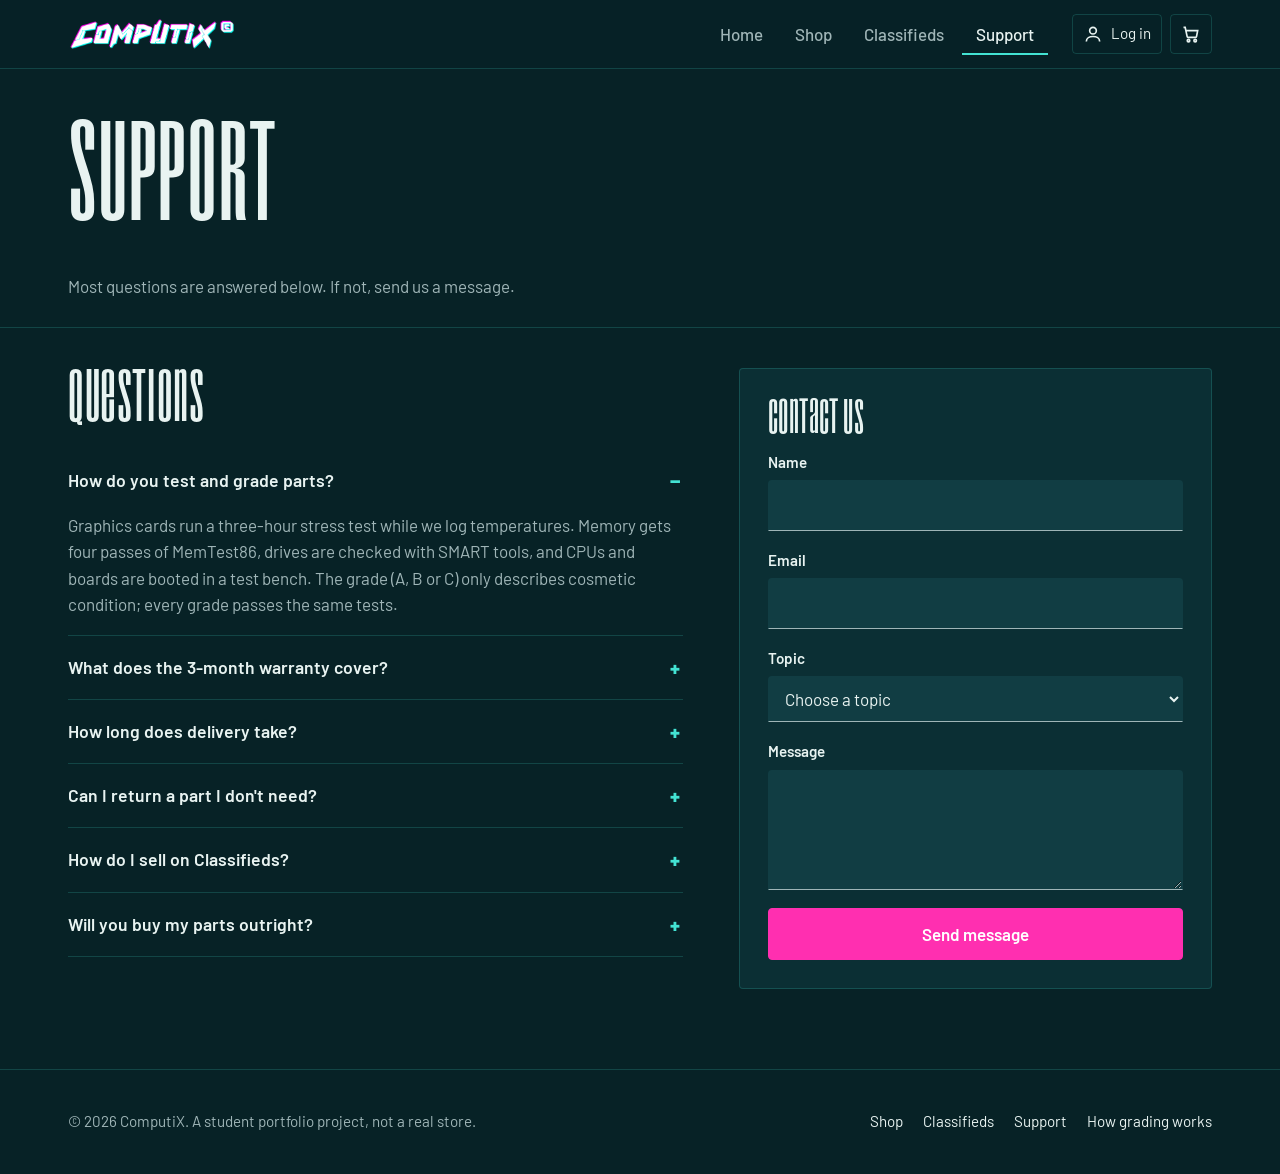
<file: support.html>
<!DOCTYPE html>
<html lang="en-ZA">
<head>
  <meta charset="utf-8">
  <meta name="viewport" content="width=device-width, initial-scale=1">
  <title>Support | ComputiX</title>
  <meta name="description" content="Answers about grading, warranty, delivery and selling on ComputiX, plus a contact form.">
  <meta name="theme-color" content="#072226">
  <meta property="og:title" content="Support | ComputiX">
  <meta property="og:description" content="Answers about grading, warranty, delivery and selling on ComputiX, plus a contact form.">
  <meta property="og:image" content="assets/img/og-image.jpg">
  <link rel="icon" href="assets/img/favicon.svg" type="image/svg+xml">
  <link rel="preconnect" href="https://fonts.googleapis.com">
  <link rel="preconnect" href="https://fonts.gstatic.com" crossorigin>
  <link rel="stylesheet" href="https://fonts.googleapis.com/css2?family=Barlow:wght@400;500;600;700&display=swap">
  <link rel="stylesheet" href="assets/css/styles.css">
</head>
<body>
  <a class="skip-link" href="#main">Skip to content</a>

  <header class="site-header">
    <div class="wrap">
      <a class="brand" href="index.html"><img src="assets/img/computix-logo-sm.png" alt="ComputiX home" width="489" height="100"></a>
      <nav class="nav" id="site-nav" aria-label="Main">
        <ul><li><a href="index.html">Home</a></li><li><a href="shop.html">Shop</a></li><li><a href="classifieds.html">Classifieds</a></li><li><a href="support.html" aria-current="page">Support</a></li></ul>
      </nav>
      <div class="header-actions">
        <a class="icon-btn account-link" href="account.html" aria-label="Log in or register"><svg viewBox="0 0 24 24" fill="none" stroke="currentColor" stroke-width="2" aria-hidden="true"><circle cx="12" cy="8" r="4"/><path d="M4 21c0-4 4-6 8-6s8 2 8 6"/></svg><span class="account-label">Log in</span></a>
        <button class="icon-btn cart-btn" type="button" aria-label="Open cart" aria-controls="cart-drawer" aria-expanded="false"><svg viewBox="0 0 24 24" fill="none" stroke="currentColor" stroke-width="2" aria-hidden="true"><path d="M3 4h2l2.4 11.2a1 1 0 0 0 1 .8h9.2a1 1 0 0 0 1-.8L20 8H6"/><circle cx="9" cy="20" r="1.5"/><circle cx="17" cy="20" r="1.5"/></svg><span class="cart-count" data-empty="true">0</span></button>
        <button class="icon-btn menu-toggle" type="button" aria-label="Menu" aria-controls="site-nav" aria-expanded="false"><svg viewBox="0 0 24 24" fill="none" stroke="currentColor" stroke-width="2" aria-hidden="true"><path d="M3 6h18M3 12h18M3 18h18"/></svg></button>
      </div>
    </div>
  </header>

  <main id="main">
    <div class="page-head">
      <div class="wrap">
        <h1>Support</h1>
        <p>Most questions are answered below. If not, send us a message.</p>
      </div>
    </div>

    <div class="wrap support-grid">
      <section class="faq" aria-labelledby="faq-title">
        <h2 id="faq-title">Questions</h2>
        <details id="grading" open>
          <summary>How do you test and grade parts?</summary>
          <p>Graphics cards run a three-hour stress test while we log temperatures. Memory gets four passes of MemTest86, drives are checked with SMART tools, and CPUs and boards are booted in a test bench. The grade (A, B or C) only describes cosmetic condition; every grade passes the same tests.</p>
        </details>
        <details>
          <summary>What does the 3-month warranty cover?</summary>
          <p>If a part from our shop stops working within three months for any reason other than physical damage, we repair, replace or refund it. Classifieds ads are between you and the seller and are not covered.</p>
        </details>
        <details>
          <summary>How long does delivery take?</summary>
          <p>Two to three working days across Gauteng and four to six working days elsewhere in South Africa. You can also collect from our Johannesburg test bench.</p>
        </details>
        <details>
          <summary>Can I return a part I don't need?</summary>
          <p>Yes, within seven days if it's in the condition we sent it. Contact us with your order number to start a return.</p>
        </details>
        <details>
          <summary>How do I sell on Classifieds?</summary>
          <p>Create a free account, then choose Post an ad on the Classifieds page. Buyers message you through ComputiX, and you can remove the ad from your profile once it's sold.</p>
        </details>
        <details>
          <summary>Will you buy my parts outright?</summary>
          <p>Often, yes. Send us the model and condition using the form and we'll reply with an offer, usually within a day.</p>
        </details>
      </section>

      <section class="contact-card" aria-labelledby="contact-title">
        <h2 id="contact-title" style="font-size:2.5rem">Contact us</h2>
        <form id="contact-form" novalidate>
          <div class="field">
            <label for="c-name">Name</label>
            <input id="c-name" autocomplete="name">
            <span class="error" id="c-name-error"></span>
          </div>
          <div class="field">
            <label for="c-email">Email</label>
            <input id="c-email" type="email" autocomplete="email">
            <span class="error" id="c-email-error"></span>
          </div>
          <div class="field">
            <label for="c-topic">Topic</label>
            <select id="c-topic">
              <option value="">Choose a topic</option>
              <option>An order I placed</option>
              <option>Warranty or return</option>
              <option>Selling parts to ComputiX</option>
              <option>Something else</option>
            </select>
            <span class="error" id="c-topic-error"></span>
          </div>
          <div class="field">
            <label for="c-message">Message</label>
            <textarea id="c-message"></textarea>
            <span class="error" id="c-message-error"></span>
          </div>
          <button class="btn btn-primary btn-block" type="submit">Send message</button>
        </form>
      </section>
    </div>
  </main>

  <footer class="site-footer">
    <div class="wrap">
      <p>&copy; <span data-year>2025</span> ComputiX. A student portfolio project, not a real store.</p>
      <ul>
        <li><a href="shop.html">Shop</a></li>
        <li><a href="classifieds.html">Classifieds</a></li>
        <li><a href="support.html">Support</a></li>
        <li><a href="support.html#grading">How grading works</a></li>
      </ul>
    </div>
  </footer>

  <aside class="drawer" id="cart-drawer" aria-label="Cart" aria-hidden="true">
    <div class="drawer-head">
      <h2>Cart</h2>
      <button class="icon-btn drawer-close" type="button" aria-label="Close cart"><svg viewBox="0 0 24 24" fill="none" stroke="currentColor" stroke-width="2" aria-hidden="true"><path d="M6 6l12 12M18 6L6 18"/></svg></button>
    </div>
    <div class="drawer-body"></div>
    <div class="drawer-foot">
      <div class="cart-total"><span>Total</span><span class="price">R0</span></div>
      <button class="btn btn-primary btn-block checkout-btn" type="button" disabled>Place order</button>
      <p class="form-note">Every part ships with a 3-month warranty. Delivery across Gauteng in 2–3 working days.</p>
    </div>
  </aside>
  <div class="drawer-backdrop"></div>

  <script src="assets/js/data.js"></script>
  <script src="assets/js/app.js"></script>
  <script src="assets/js/support.js"></script>
</body>
</html>
</file>
<file: assets/css/styles.css>
/* =========================================================
   ComputiX — pre-loved PC parts marketplace
   Design tokens
   ========================================================= */
@font-face {
  font-family: "Droid 1997";
  src: url("../fonts/droid-1997.woff2") format("woff2");
  font-display: swap;
}

:root {
  --board: #072226;        /* PCB solder mask, page background */
  --board-2: #0b2f34;      /* raised surface */
  --board-3: #113d43;      /* inputs, hover */
  --trace: #43e3d3;        /* copper-trace cyan, primary accent */
  --magenta: #ff2fb0;      /* from the logo, used for the main action only */
  --paper: #e8f3f1;        /* body text */
  --solder: #9fb5b7;       /* secondary text */
  --line: rgba(67, 227, 211, 0.18);
  --grade-a: #43e3d3;
  --grade-b: #c9d3d4;
  --grade-c: #f2b84b;
  --danger: #ff7a7a;

  --font-display: "Droid 1997", "Arial Narrow", sans-serif;
  --font-body: "Barlow", system-ui, -apple-system, "Segoe UI", sans-serif;

  --radius: 4px;
  --gutter: clamp(16px, 4vw, 48px);
  --max: 1240px;
}

*, *::before, *::after { box-sizing: border-box; }

html { scroll-behavior: smooth; }
@media (prefers-reduced-motion: reduce) {
  html { scroll-behavior: auto; }
  *, *::before, *::after { animation: none !important; transition: none !important; }
}

body {
  margin: 0;
  background: var(--board);
  color: var(--paper);
  font-family: var(--font-body);
  font-size: 1.0625rem;
  line-height: 1.55;
  min-height: 100vh;
  display: flex;
  flex-direction: column;
}

main { flex: 1; }

img, svg { display: block; max-width: 100%; }

a { color: var(--trace); text-underline-offset: 3px; }
a:hover { color: var(--paper); }

:focus-visible {
  outline: 2px solid var(--magenta);
  outline-offset: 3px;
}

h1, h2, h3 {
  font-family: var(--font-display);
  font-weight: 400;
  line-height: 0.95;
  margin: 0 0 0.4em;
  letter-spacing: 0.01em;
}
h1 { font-size: clamp(3rem, 9vw, 7.5rem); }
h2 { font-size: clamp(2.25rem, 5vw, 3.75rem); }
h3 { font-size: 1.75rem; }

p { margin: 0 0 1em; max-width: 68ch; }

.wrap {
  width: 100%;
  max-width: var(--max);
  margin: 0 auto;
  padding: 0 var(--gutter);
}

.visually-hidden {
  position: absolute !important;
  width: 1px; height: 1px;
  overflow: hidden; clip: rect(0 0 0 0);
  white-space: nowrap;
}

.skip-link {
  position: absolute;
  left: 16px; top: -60px;
  background: var(--magenta);
  color: #fff;
  padding: 8px 14px;
  z-index: 100;
}
.skip-link:focus { top: 12px; }

/* =========================================================
   Header
   ========================================================= */
.site-header {
  position: sticky;
  top: 0;
  z-index: 50;
  background: rgba(7, 34, 38, 0.92);
  backdrop-filter: blur(8px);
  border-bottom: 1px solid var(--line);
}
.site-header .wrap {
  display: flex;
  align-items: center;
  gap: 24px;
  min-height: 68px;
}
.brand img { width: 168px; height: auto; }

.nav { margin-left: auto; }
.nav ul {
  list-style: none;
  margin: 0; padding: 0;
  display: flex;
  gap: 4px;
}
.nav a {
  display: block;
  padding: 8px 14px;
  color: var(--solder);
  text-decoration: none;
  font-weight: 500;
  border-radius: var(--radius);
}
.nav a:hover { color: var(--paper); background: var(--board-2); }
.nav a[aria-current="page"] { color: var(--paper); box-shadow: inset 0 -2px 0 var(--trace); border-radius: 0; }

.header-actions { display: flex; align-items: center; gap: 8px; }

.icon-btn {
  position: relative;
  display: inline-flex;
  align-items: center;
  justify-content: center;
  gap: 8px;
  height: 40px;
  min-width: 40px;
  padding: 0 10px;
  background: transparent;
  color: var(--paper);
  border: 1px solid var(--line);
  border-radius: var(--radius);
  cursor: pointer;
  text-decoration: none;
  font: inherit;
  font-size: 0.95rem;
}
.icon-btn:hover { border-color: var(--trace); color: var(--paper); }
.icon-btn svg { width: 20px; height: 20px; }
.cart-count {
  min-width: 20px;
  height: 20px;
  padding: 0 5px;
  border-radius: 10px;
  background: var(--magenta);
  color: #fff;
  font-size: 0.75rem;
  font-weight: 700;
  line-height: 20px;
  text-align: center;
}
.cart-count[data-empty="true"] { display: none; }

.menu-toggle { display: none; }

@media (max-width: 860px) {
  .menu-toggle { display: inline-flex; }
  .nav {
    position: absolute;
    top: 68px; left: 0; right: 0;
    background: var(--board);
    border-bottom: 1px solid var(--line);
    display: none;
  }
  .nav.is-open { display: block; }
  .nav ul { flex-direction: column; padding: 8px var(--gutter) 16px; }
  .nav a[aria-current="page"] { box-shadow: inset 2px 0 0 var(--trace); }
  .header-actions { margin-left: auto; }
  .brand img { width: 136px; }
  .account-label { display: none; }
}

/* =========================================================
   Buttons & forms
   ========================================================= */
.btn {
  display: inline-flex;
  align-items: center;
  justify-content: center;
  gap: 8px;
  padding: 12px 22px;
  border-radius: var(--radius);
  border: 1px solid var(--trace);
  background: transparent;
  color: var(--paper);
  font: inherit;
  font-weight: 600;
  text-decoration: none;
  cursor: pointer;
  transition: background 0.15s, color 0.15s;
}
.btn:hover { background: var(--trace); color: var(--board); }
.btn-primary { background: var(--magenta); border-color: var(--magenta); color: #fff; }
.btn-primary:hover { background: #ff5cc2; border-color: #ff5cc2; color: #fff; }
.btn-small { padding: 8px 14px; font-size: 0.95rem; }
.btn-block { width: 100%; }
.btn-link {
  background: none; border: 0; padding: 0;
  color: var(--trace); font: inherit; cursor: pointer;
  text-decoration: underline; text-underline-offset: 3px;
}
.btn[disabled] { opacity: 0.45; cursor: not-allowed; }

.field { display: grid; gap: 6px; margin-bottom: 18px; }
.field label { font-weight: 600; font-size: 0.95rem; }
.field .hint { color: var(--solder); font-size: 0.875rem; }
.field .error { color: var(--danger); font-size: 0.875rem; min-height: 0; }
.field .error:empty { display: none; }

input, select, textarea {
  width: 100%;
  padding: 11px 12px;
  background: var(--board-3);
  color: var(--paper);
  border: 1px solid transparent;
  border-bottom-color: var(--solder);
  border-radius: var(--radius) var(--radius) 0 0;
  font: inherit;
}
input:focus, select:focus, textarea:focus {
  outline: none;
  border-bottom-color: var(--trace);
  box-shadow: 0 2px 0 var(--trace);
}
input[aria-invalid="true"], select[aria-invalid="true"], textarea[aria-invalid="true"] {
  border-bottom-color: var(--danger);
}
textarea { min-height: 120px; resize: vertical; }

.password-wrap { position: relative; }
.password-wrap input { padding-right: 64px; }
.password-wrap .btn-link {
  position: absolute; right: 12px; top: 50%; transform: translateY(-50%);
  font-size: 0.875rem;
}

/* =========================================================
   Home — hero
   ========================================================= */
.hero {
  position: relative;
  isolation: isolate;
  padding: clamp(64px, 12vw, 140px) 0 clamp(56px, 8vw, 96px);
  overflow: hidden;
  border-bottom: 1px solid var(--line);
}
.hero::before {
  content: "";
  position: absolute; inset: 0;
  z-index: -1;
  background:
    linear-gradient(90deg, var(--board) 15%, rgba(7, 34, 38, 0.7) 60%, rgba(7, 34, 38, 0.35)),
    url("../img/circuit-teal.webp") center / cover;
}
.hero h1 { max-width: 15ch; }
.hero .lede { font-size: 1.25rem; color: var(--paper); max-width: 46ch; }

.search {
  display: flex;
  max-width: 620px;
  margin-top: 32px;
  border: 1px solid var(--trace);
  border-radius: var(--radius);
  background: var(--board);
}
.search input {
  border: 0; border-radius: 0;
  background: transparent;
  padding: 16px 18px;
  font-size: 1.1rem;
}
.search input:focus { box-shadow: none; }
.search:focus-within { outline: 2px solid var(--magenta); outline-offset: 3px; }
.search .btn { border-radius: 0; border: 0; }

.quick-links {
  display: flex; flex-wrap: wrap; gap: 8px 18px;
  margin-top: 18px;
  color: var(--solder);
  font-size: 0.95rem;
}
.quick-links a { color: var(--paper); }

/* =========================================================
   Sections
   ========================================================= */
.section { padding: clamp(56px, 8vw, 96px) 0; }
.section + .section { border-top: 1px solid var(--line); }
.section-head {
  display: flex; flex-wrap: wrap;
  align-items: end; justify-content: space-between;
  gap: 12px 24px;
  margin-bottom: 32px;
}
.section-head h2 { margin: 0; }
.section-head p { margin: 0; color: var(--solder); }

/* Category bins — styled like labelled parts drawers */
.bins {
  display: grid;
  grid-template-columns: repeat(auto-fill, minmax(150px, 1fr));
  gap: 1px;
  background: var(--line);
  border: 1px solid var(--line);
}
.bin {
  display: flex; flex-direction: column; gap: 14px;
  padding: 22px;
  background: var(--board);
  color: var(--paper);
  text-decoration: none;
}
.bin:hover { background: var(--board-2); color: var(--paper); }
.bin svg { width: 40px; height: 40px; color: var(--trace); }
.bin strong { font-family: var(--font-display); font-weight: 400; font-size: 2rem; line-height: 1; }
.bin span { color: var(--solder); font-size: 0.95rem; }

/* Grading scale */
.grades {
  display: grid;
  grid-template-columns: repeat(3, 1fr);
  gap: 32px;
}
.grade-row { border-top: 2px solid var(--g, var(--trace)); padding-top: 18px; }
.grade-row .grade-stamp { margin-bottom: 14px; }
.grade-row p { color: var(--solder); margin: 0; }
@media (max-width: 760px) { .grades { grid-template-columns: 1fr; } }

.sell-band {
  display: grid;
  grid-template-columns: 1.4fr 1fr;
  gap: 32px;
  align-items: center;
}
.sell-band ul { margin: 0; padding-left: 1.2em; color: var(--solder); }
.sell-band li { margin-bottom: 6px; }
@media (max-width: 760px) { .sell-band { grid-template-columns: 1fr; } }

/* =========================================================
   Grade stamp
   ========================================================= */
.grade-stamp {
  display: inline-flex;
  align-items: center;
  gap: 8px;
  font-size: 0.85rem;
  font-weight: 600;
  color: var(--g, var(--grade-a));
}
.grade-stamp b {
  display: inline-grid;
  place-items: center;
  width: 30px; height: 30px;
  border: 2px solid currentColor;
  border-radius: 50%;
  font-family: var(--font-body);
  font-weight: 700;
  font-size: 0.95rem;
  line-height: 1;
}
[data-grade="A"] { --g: var(--grade-a); }
[data-grade="B"] { --g: var(--grade-b); }
[data-grade="C"] { --g: var(--grade-c); }

/* =========================================================
   Product / listing cards — spec-sheet style
   ========================================================= */
.grid {
  display: grid;
  grid-template-columns: repeat(auto-fill, minmax(250px, 1fr));
  gap: 20px;
}

.item {
  display: flex;
  flex-direction: column;
  background: var(--board-2);
  border: 1px solid var(--line);
  border-radius: var(--radius);
}
.item-top {
  display: flex; align-items: center; justify-content: space-between;
  padding: 14px 16px 0;
}
.item-cat { color: var(--solder); font-size: 0.9rem; }
.item-art {
  display: grid; place-items: center;
  height: 120px;
  color: var(--trace);
}
.item-art svg { width: 72px; height: 72px; opacity: 0.9; }
.item-body { padding: 0 16px 16px; display: flex; flex-direction: column; flex: 1; }
.item h3 { font-family: var(--font-body); font-weight: 600; font-size: 1.1rem; line-height: 1.3; margin: 0 0 10px; }
.specs { margin: 0 0 14px; display: grid; grid-template-columns: auto 1fr; gap: 2px 12px; font-size: 0.9rem; }
.specs dt { color: var(--solder); }
.specs dd { margin: 0; }
.item-foot {
  margin-top: auto;
  display: flex; align-items: center; justify-content: space-between; gap: 10px;
  padding-top: 14px;
  border-top: 1px dashed var(--line);
}
.price { font-family: var(--font-display); font-size: 2.25rem; line-height: 1; }
.price small { font-family: var(--font-body); font-size: 0.8rem; color: var(--solder); display: block; margin-top: 4px; }
.item-meta { color: var(--solder); font-size: 0.875rem; margin: -4px 0 12px; }

/* =========================================================
   Shop layout + filters
   ========================================================= */
.page-head { padding: 48px 0 28px; border-bottom: 1px solid var(--line); }
.page-head p { color: var(--solder); margin: 0; }

.shop-layout {
  display: grid;
  grid-template-columns: 240px 1fr;
  gap: 40px;
  padding-block: 36px 80px;
}
.filters fieldset { border: 0; padding: 0; margin: 0 0 26px; }
.filters legend { font-weight: 700; margin-bottom: 10px; }
.check { display: flex; align-items: center; gap: 10px; padding: 4px 0; cursor: pointer; }
.check input { width: 18px; height: 18px; accent-color: var(--trace); }
.toolbar {
  display: flex; flex-wrap: wrap; gap: 12px; align-items: center; justify-content: space-between;
  margin-bottom: 20px;
}
.toolbar .field { margin: 0; }
.toolbar select { width: auto; }
.result-count { color: var(--solder); margin: 0; }
.filters-toggle { display: none; }

@media (max-width: 860px) {
  .shop-layout { grid-template-columns: 1fr; gap: 16px; }
  .filters-toggle { display: inline-flex; }
  .filters { display: none; }
  .filters.is-open { display: block; }
}

.empty {
  padding: 48px 24px;
  border: 1px dashed var(--line);
  text-align: center;
  color: var(--solder);
}
.empty p { margin: 0 auto 16px; }

/* =========================================================
   Cart drawer
   ========================================================= */
.drawer-backdrop {
  position: fixed; inset: 0; z-index: 80;
  background: rgba(0, 0, 0, 0.55);
  opacity: 0; pointer-events: none;
  transition: opacity 0.2s;
}
.drawer {
  position: fixed; top: 0; right: 0; bottom: 0; z-index: 90;
  width: min(420px, 100%);
  background: var(--board);
  border-left: 1px solid var(--line);
  display: flex; flex-direction: column;
  transform: translateX(100%);
  transition: transform 0.25s ease;
  visibility: hidden;
}
.drawer.is-open { transform: none; visibility: visible; }
.drawer.is-open + .drawer-backdrop { opacity: 1; pointer-events: auto; }
.drawer-head { display: flex; justify-content: space-between; align-items: center; padding: 18px 20px; border-bottom: 1px solid var(--line); }
.drawer-head h2 { font-size: 2.25rem; margin: 0; }
.drawer-body { flex: 1; overflow-y: auto; padding: 8px 20px; }
.drawer-foot { padding: 18px 20px; border-top: 1px solid var(--line); }
.cart-line { display: grid; grid-template-columns: 1fr auto; gap: 4px 12px; padding: 14px 0; border-bottom: 1px solid var(--line); }
.cart-line .name { font-weight: 600; }
.cart-line .sub { color: var(--solder); font-size: 0.9rem; }
.cart-total { display: flex; justify-content: space-between; align-items: baseline; margin-bottom: 14px; }
.cart-total .price { font-size: 2.5rem; }

/* =========================================================
   Toast
   ========================================================= */
.toast {
  position: fixed; left: 50%; bottom: 24px; z-index: 120;
  transform: translate(-50%, 20px);
  background: var(--paper); color: var(--board);
  padding: 12px 18px; border-radius: var(--radius);
  font-weight: 600;
  opacity: 0; pointer-events: none;
  transition: opacity 0.2s, transform 0.2s;
  max-width: calc(100% - 32px);
}
.toast.is-visible { opacity: 1; transform: translate(-50%, 0); }

/* =========================================================
   Dialog
   ========================================================= */
dialog {
  width: min(520px, calc(100% - 32px));
  background: var(--board-2);
  color: var(--paper);
  border: 1px solid var(--line);
  border-radius: var(--radius);
  padding: 28px;
}
dialog::backdrop { background: rgba(0, 0, 0, 0.6); }
dialog h2 { font-size: 2.5rem; }
.dialog-actions { display: flex; gap: 10px; justify-content: flex-end; margin-top: 8px; }

/* =========================================================
   Auth
   ========================================================= */
.auth {
  display: grid;
  grid-template-columns: 1fr 1fr;
  min-height: calc(100vh - 69px);
}
.auth-art {
  position: relative;
  background: linear-gradient(rgba(7, 34, 38, 0.55), rgba(7, 34, 38, 0.85)), url("../img/circuit-teal.webp") center / cover;
  padding: 48px var(--gutter);
  display: flex; flex-direction: column; justify-content: flex-end;
}
.auth-art h1 { font-size: clamp(3rem, 6vw, 5.5rem); }
.auth-panel { padding: 48px var(--gutter); display: flex; align-items: center; }
.auth-panel > div { width: 100%; max-width: 420px; margin: 0 auto; }
.tabs { display: flex; border-bottom: 1px solid var(--line); margin-bottom: 28px; }
.tabs button {
  flex: 1;
  background: none; border: 0;
  padding: 12px; color: var(--solder);
  font: inherit; font-weight: 600; cursor: pointer;
}
.tabs button[aria-selected="true"] { color: var(--paper); box-shadow: inset 0 -2px 0 var(--trace); }
.form-note { color: var(--solder); font-size: 0.9rem; margin-top: 18px; }
.form-alert {
  padding: 10px 12px; margin-bottom: 18px;
  border-left: 3px solid var(--danger);
  background: rgba(255, 122, 122, 0.08);
}
.form-alert:empty { display: none; }
@media (max-width: 860px) {
  .auth { grid-template-columns: 1fr; min-height: 0; }
  .auth-art { min-height: 220px; }
}

/* =========================================================
   Profile
   ========================================================= */
.profile-head {
  display: flex; flex-wrap: wrap; gap: 20px; align-items: center;
  padding: 48px 0 28px; border-bottom: 1px solid var(--line);
}
.avatar {
  width: 84px; height: 84px; border-radius: 50%;
  display: grid; place-items: center;
  background: var(--board-3);
  border: 2px solid var(--trace);
  font-family: var(--font-display); font-size: 2.75rem;
}
.profile-head h1 { font-size: clamp(2.5rem, 6vw, 4.5rem); margin: 0; }
.profile-head p { margin: 0; color: var(--solder); }
.profile-head .btn { margin-left: auto; }
.profile-grid { display: grid; grid-template-columns: 300px 1fr; gap: 40px; padding-block: 36px 80px; }
.details dt { color: var(--solder); font-size: 0.9rem; }
.details dd { margin: 0 0 14px; }
.order { padding: 16px 0; border-bottom: 1px solid var(--line); }
.order-head { display: flex; justify-content: space-between; gap: 12px; font-weight: 600; }
.order ul { margin: 6px 0 0; padding-left: 1.2em; color: var(--solder); }
.status { color: var(--trace); font-size: 0.9rem; }
@media (max-width: 860px) {
  .profile-grid { grid-template-columns: 1fr; }
  .profile-head .btn { margin-left: 0; }
}

/* =========================================================
   Support
   ========================================================= */
.support-grid { display: grid; grid-template-columns: 1.3fr 1fr; gap: 56px; padding-block: 40px 80px; }
.faq details { border-bottom: 1px solid var(--line); }
.faq summary {
  cursor: pointer; list-style: none;
  padding: 18px 32px 18px 0; position: relative;
  font-weight: 600; font-size: 1.1rem;
}
.faq summary::-webkit-details-marker { display: none; }
.faq summary::after {
  content: "+"; position: absolute; right: 4px; top: 12px;
  font-family: var(--font-display); font-size: 1.75rem; color: var(--trace);
}
.faq details[open] summary::after { content: "–"; }
.faq details p { color: var(--solder); }
.contact-card { background: var(--board-2); border: 1px solid var(--line); border-radius: var(--radius); padding: 28px; align-self: start; }
@media (max-width: 860px) { .support-grid { grid-template-columns: 1fr; } }

/* =========================================================
   Footer
   ========================================================= */
.site-footer { border-top: 1px solid var(--line); padding: 40px 0; color: var(--solder); font-size: 0.95rem; }
.site-footer .wrap { display: flex; flex-wrap: wrap; justify-content: space-between; gap: 16px 32px; }
.site-footer ul { list-style: none; margin: 0; padding: 0; display: flex; flex-wrap: wrap; gap: 8px 20px; }
.site-footer a { color: var(--paper); text-decoration: none; }
.site-footer a:hover { color: var(--trace); }
.site-footer p { margin: 0; }

/* 404 */
.not-found { padding-block: 120px; }
.not-found h1 { font-size: clamp(6rem, 20vw, 14rem); color: var(--trace); }
</file>
